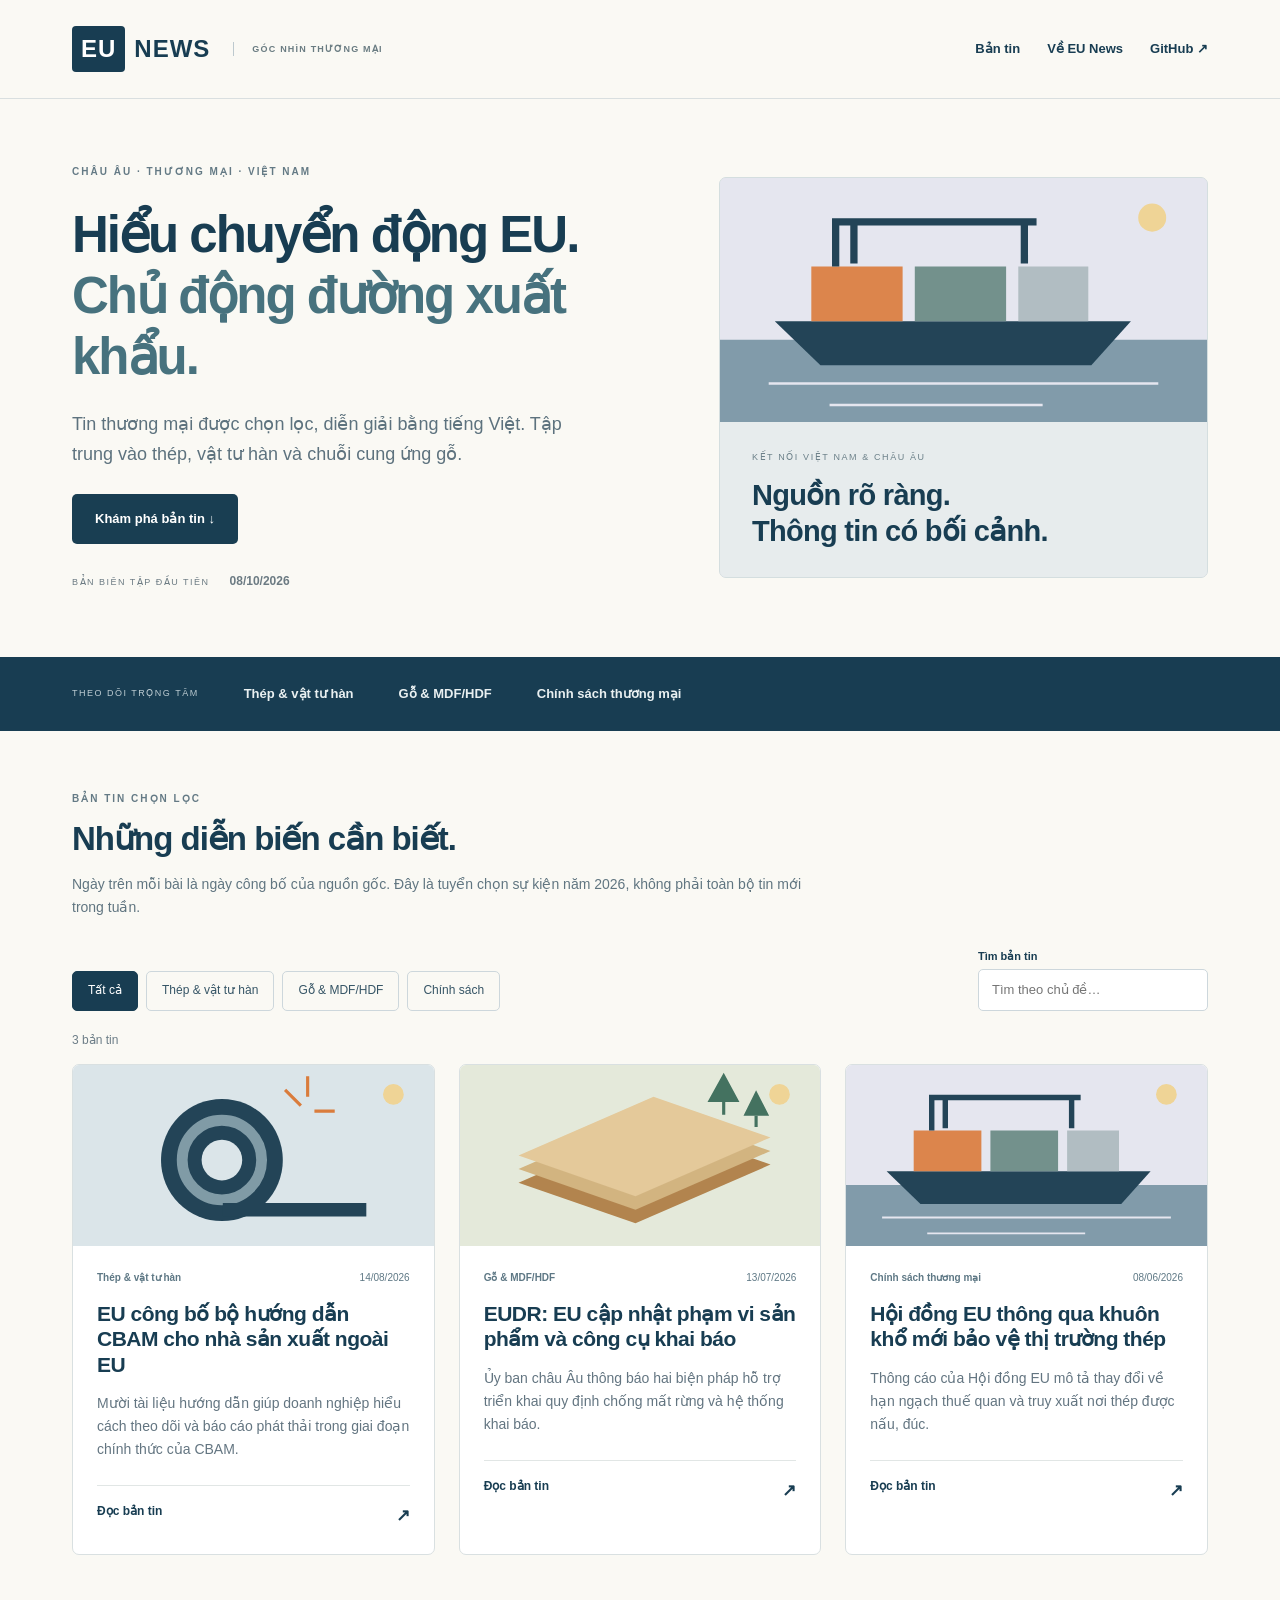
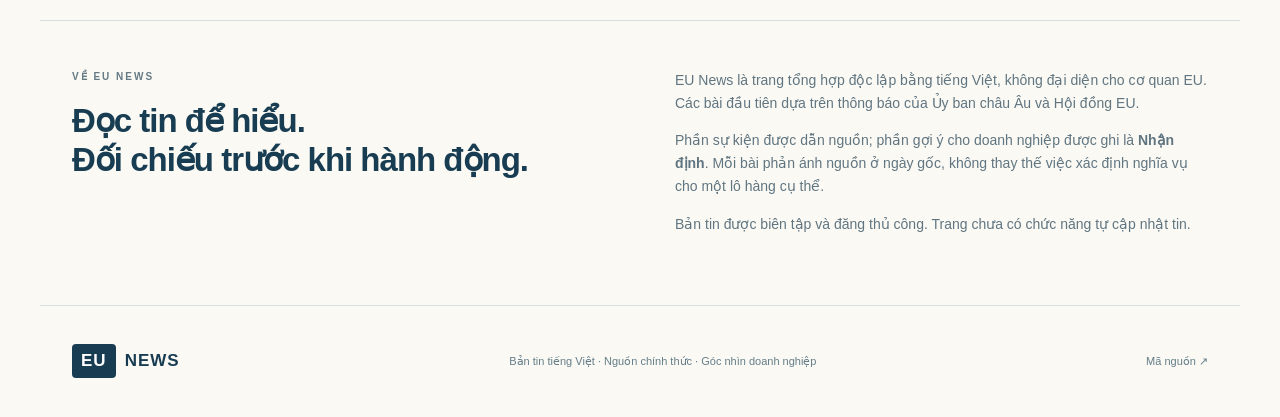
<file: docs/index.html>
<!doctype html><html lang="vi"><head><meta charset="utf-8"><meta name="viewport" content="width=device-width,initial-scale=1"><title>EU News — Tin thương mại châu Âu cho doanh nghiệp Việt</title><meta name="description" content="Bản tin tiếng Việt về chính sách thép, CBAM và EUDR. Thông tin từ nguồn chính thức, có ngày gốc và góc nhìn cho doanh nghiệp xuất khẩu Việt Nam."><link rel="canonical" href="https://chjoseph315-dot.github.io/EU-news/"><meta property="og:type" content="website"><meta property="og:locale" content="vi_VN"><meta property="og:site_name" content="EU News"><meta property="og:title" content="EU News — Tin thương mại châu Âu cho doanh nghiệp Việt"><meta property="og:description" content="Bản tin tiếng Việt về chính sách thép, CBAM và EUDR. Thông tin từ nguồn chính thức, có ngày gốc và góc nhìn cho doanh nghiệp xuất khẩu Việt Nam."><meta property="og:url" content="https://chjoseph315-dot.github.io/EU-news/"><meta property="og:image" content="https://chjoseph315-dot.github.io/EU-news/assets/social-card.png"><meta property="og:image:width" content="1200"><meta property="og:image:height" content="630"><meta property="og:image:alt" content="EU News: tin thương mại châu Âu cho doanh nghiệp Việt Nam"><meta name="twitter:card" content="summary_large_image"><meta name="twitter:title" content="EU News — Tin thương mại châu Âu cho doanh nghiệp Việt"><meta name="twitter:description" content="Bản tin tiếng Việt về chính sách thép, CBAM và EUDR. Thông tin từ nguồn chính thức, có ngày gốc và góc nhìn cho doanh nghiệp xuất khẩu Việt Nam."><meta name="twitter:image" content="https://chjoseph315-dot.github.io/EU-news/assets/social-card.png"><link rel="icon" href="assets/favicon.svg"><link rel="stylesheet" href="style.css"></head><body><header><div class="wrap top"><a class="logo" href="index.html"><span>EU</span> NEWS<i>GÓC NHÌN THƯƠNG MẠI</i></a><nav aria-label="Điều hướng"><a href="index.html#ban-tin">Bản tin</a><a href="index.html#ve-trang">Về EU News</a><a href="https://github.com/chjoseph315-dot/EU-news">GitHub ↗</a></nav></div></header><main><section class="hero wrap"><div><div class="eyebrow">CHÂU ÂU · THƯƠNG MẠI · VIỆT NAM</div><h1>Hiểu chuyển động EU.<br><em>Chủ động đường xuất khẩu.</em></h1><p>Tin thương mại được chọn lọc, diễn giải bằng tiếng Việt. Tập trung vào thép, vật tư hàn và chuỗi cung ứng gỗ.</p><a class="button" href="#ban-tin">Khám phá bản tin ↓</a><div class="edition">BẢN BIÊN TẬP ĐẦU TIÊN <span>08/10/2026</span></div></div><div class="hero-art"><img src="assets/port.svg" width="800" height="400" alt="Minh họa tàu chở hàng tại cảng"><div class="art-caption"><span>KẾT NỐI VIỆT NAM & CHÂU ÂU</span><strong>Nguồn rõ ràng.<br>Thông tin có bối cảnh.</strong></div></div></section><div class="topic-band"><div class="wrap"><span>THEO DÕI TRỌNG TÂM</span><b>Thép & vật tư hàn</b><b>Gỗ & MDF/HDF</b><b>Chính sách thương mại</b></div></div><section class="wrap news" id="ban-tin"><div class="section-head"><div class="eyebrow">BẢN TIN CHỌN LỌC</div><h2>Những diễn biến cần biết.</h2><p>Ngày trên mỗi bài là ngày công bố của nguồn gốc. Đây là tuyển chọn sự kiện năm 2026, không phải toàn bộ tin mới trong tuần.</p></div><div class="toolbar"><div class="filters" role="group" aria-label="Lọc chuyên mục"><button class="active" aria-pressed="true" data-filter="all">Tất cả</button><button aria-pressed="false" data-filter="Thép & vật tư hàn">Thép & vật tư hàn</button><button aria-pressed="false" data-filter="Gỗ & MDF/HDF">Gỗ & MDF/HDF</button><button aria-pressed="false" data-filter="Chính sách thương mại">Chính sách</button></div><label class="search"><span>Tìm bản tin</span><input id="search" type="search" placeholder="Tìm theo chủ đề…"></label></div><p id="results" role="status" aria-live="polite">3 bản tin</p><div class="cards"><article class="news-card" data-category="Thép & vật tư hàn" data-search="eu công bố bộ hướng dẫn cbam cho nhà sản xuất ngoài eu mười tài liệu hướng dẫn giúp doanh nghiệp hiểu cách theo dõi và báo cáo phát thải trong giai đoạn chính thức của cbam. thép &amp; vật tư hàn"><a class="image-link" href="cbam.html" aria-label="Đọc bài: EU công bố bộ hướng dẫn CBAM cho nhà sản xuất ngoài EU"><img src="assets/steel.svg" alt="Minh họa cuộn dây thép" width="800" height="400"></a><div class="card-body"><div class="card-meta"><span>Thép & vật tư hàn</span><time>14/08/2026</time></div><h3><a href="cbam.html">EU công bố bộ hướng dẫn CBAM cho nhà sản xuất ngoài EU</a></h3><p>Mười tài liệu hướng dẫn giúp doanh nghiệp hiểu cách theo dõi và báo cáo phát thải trong giai đoạn chính thức của CBAM.</p><a class="read" href="cbam.html">Đọc bản tin <span>↗</span></a></div></article><article class="news-card" data-category="Gỗ & MDF/HDF" data-search="eudr: eu cập nhật phạm vi sản phẩm và công cụ khai báo ủy ban châu âu thông báo hai biện pháp hỗ trợ triển khai quy định chống mất rừng và hệ thống khai báo. gỗ &amp; mdf/hdf"><a class="image-link" href="eudr.html" aria-label="Đọc bài: EUDR: EU cập nhật phạm vi sản phẩm và công cụ khai báo"><img src="assets/wood.svg" alt="Minh họa các lớp ván gỗ" width="800" height="400"></a><div class="card-body"><div class="card-meta"><span>Gỗ & MDF/HDF</span><time>13/07/2026</time></div><h3><a href="eudr.html">EUDR: EU cập nhật phạm vi sản phẩm và công cụ khai báo</a></h3><p>Ủy ban châu Âu thông báo hai biện pháp hỗ trợ triển khai quy định chống mất rừng và hệ thống khai báo.</p><a class="read" href="eudr.html">Đọc bản tin <span>↗</span></a></div></article><article class="news-card" data-category="Chính sách thương mại" data-search="hội đồng eu thông qua khuôn khổ mới bảo vệ thị trường thép thông cáo của hội đồng eu mô tả thay đổi về hạn ngạch thuế quan và truy xuất nơi thép được nấu, đúc. chính sách thương mại"><a class="image-link" href="steel-policy.html" aria-label="Đọc bài: Hội đồng EU thông qua khuôn khổ mới bảo vệ thị trường thép"><img src="assets/port.svg" alt="Minh họa tàu hàng và cảng biển" width="800" height="400"></a><div class="card-body"><div class="card-meta"><span>Chính sách thương mại</span><time>08/06/2026</time></div><h3><a href="steel-policy.html">Hội đồng EU thông qua khuôn khổ mới bảo vệ thị trường thép</a></h3><p>Thông cáo của Hội đồng EU mô tả thay đổi về hạn ngạch thuế quan và truy xuất nơi thép được nấu, đúc.</p><a class="read" href="steel-policy.html">Đọc bản tin <span>↗</span></a></div></article></div><p id="empty" hidden>Chưa có bản tin phù hợp. Hãy thử từ khóa khác hoặc chọn Tất cả.</p></section><section class="wrap about" id="ve-trang"><div><div class="eyebrow">VỀ EU NEWS</div><h2>Đọc tin để hiểu.<br>Đối chiếu trước khi hành động.</h2></div><div><p>EU News là trang tổng hợp độc lập bằng tiếng Việt, không đại diện cho cơ quan EU. Các bài đầu tiên dựa trên thông báo của Ủy ban châu Âu và Hội đồng EU.</p><p>Phần sự kiện được dẫn nguồn; phần gợi ý cho doanh nghiệp được ghi là <strong>Nhận định</strong>. Mỗi bài phản ánh nguồn ở ngày gốc, không thay thế việc xác định nghĩa vụ cho một lô hàng cụ thể.</p><p>Bản tin được biên tập và đăng thủ công. Trang chưa có chức năng tự cập nhật tin.</p></div></section></main><script src="app.js"></script><footer class="wrap"><a class="logo" href="index.html"><span>EU</span> NEWS</a><p>Bản tin tiếng Việt · Nguồn chính thức · Góc nhìn doanh nghiệp</p><a href="https://github.com/chjoseph315-dot/EU-news">Mã nguồn ↗</a></footer></body></html>
</file>
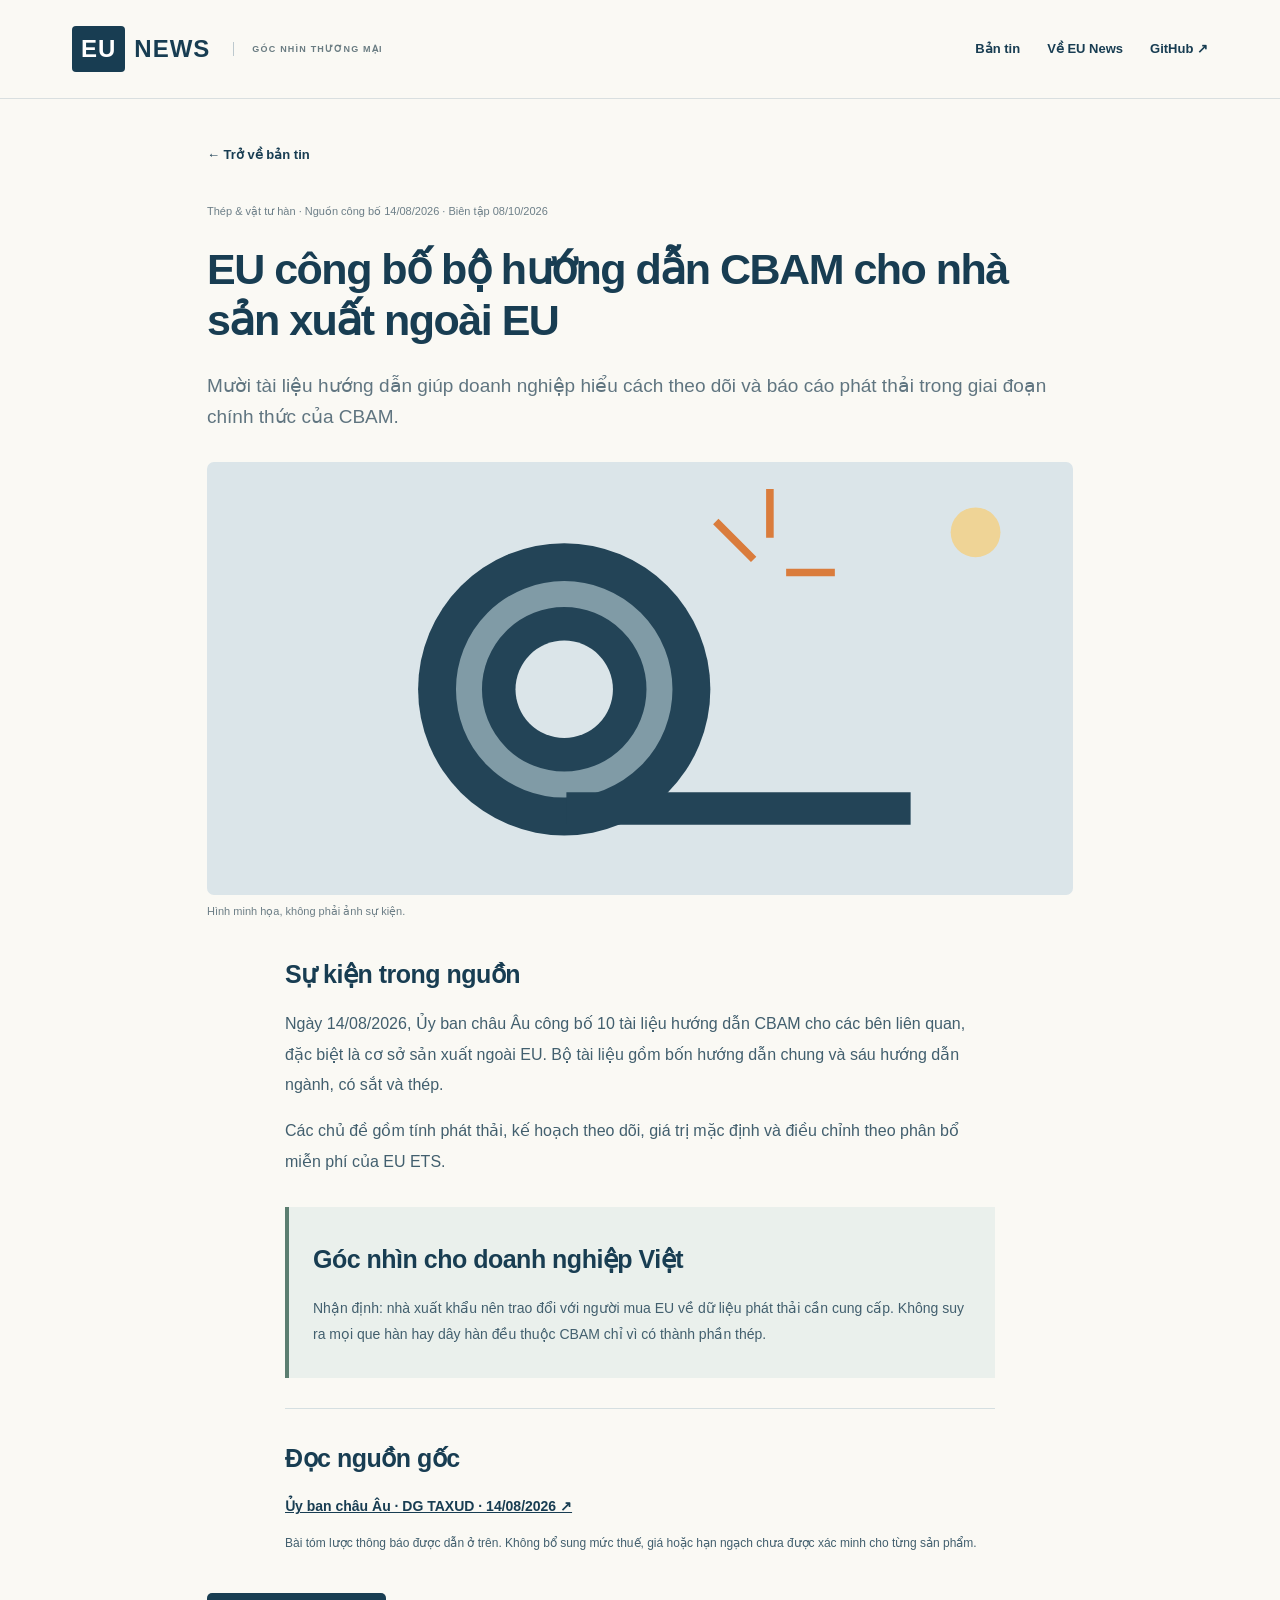
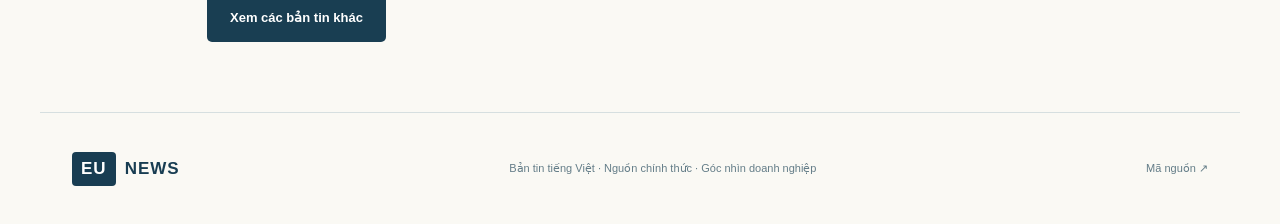
<file: docs/cbam.html>
<!doctype html><html lang="vi"><head><meta charset="utf-8"><meta name="viewport" content="width=device-width,initial-scale=1"><title>EU công bố bộ hướng dẫn CBAM cho nhà sản xuất ngoài EU | EU News</title><meta name="description" content="Mười tài liệu hướng dẫn giúp doanh nghiệp hiểu cách theo dõi và báo cáo phát thải trong giai đoạn chính thức của CBAM."><link rel="canonical" href="https://chjoseph315-dot.github.io/EU-news/cbam.html"><meta property="og:type" content="article"><meta property="og:locale" content="vi_VN"><meta property="og:site_name" content="EU News"><meta property="og:title" content="EU công bố bộ hướng dẫn CBAM cho nhà sản xuất ngoài EU | EU News"><meta property="og:description" content="Mười tài liệu hướng dẫn giúp doanh nghiệp hiểu cách theo dõi và báo cáo phát thải trong giai đoạn chính thức của CBAM."><meta property="og:url" content="https://chjoseph315-dot.github.io/EU-news/cbam.html"><meta property="og:image" content="https://chjoseph315-dot.github.io/EU-news/assets/social-card.png"><meta property="og:image:width" content="1200"><meta property="og:image:height" content="630"><meta property="og:image:alt" content="EU News: tin thương mại châu Âu cho doanh nghiệp Việt Nam"><meta name="twitter:card" content="summary_large_image"><meta name="twitter:title" content="EU công bố bộ hướng dẫn CBAM cho nhà sản xuất ngoài EU | EU News"><meta name="twitter:description" content="Mười tài liệu hướng dẫn giúp doanh nghiệp hiểu cách theo dõi và báo cáo phát thải trong giai đoạn chính thức của CBAM."><meta name="twitter:image" content="https://chjoseph315-dot.github.io/EU-news/assets/social-card.png"><link rel="icon" href="assets/favicon.svg"><link rel="stylesheet" href="style.css"></head><body><header><div class="wrap top"><a class="logo" href="index.html"><span>EU</span> NEWS<i>GÓC NHÌN THƯƠNG MẠI</i></a><nav aria-label="Điều hướng"><a href="index.html#ban-tin">Bản tin</a><a href="index.html#ve-trang">Về EU News</a><a href="https://github.com/chjoseph315-dot/EU-news">GitHub ↗</a></nav></div></header><main class="article wrap"><a class="back" href="index.html#ban-tin">← Trở về bản tin</a><div class="article-meta">Thép & vật tư hàn · Nguồn công bố 14/08/2026 · Biên tập 08/10/2026</div><h1>EU công bố bộ hướng dẫn CBAM cho nhà sản xuất ngoài EU</h1><p class="standfirst">Mười tài liệu hướng dẫn giúp doanh nghiệp hiểu cách theo dõi và báo cáo phát thải trong giai đoạn chính thức của CBAM.</p><img class="article-image" src="assets/steel.svg" alt="Hình minh họa chủ đề Thép & vật tư hàn" width="800" height="400"><p class="image-caption">Hình minh họa, không phải ảnh sự kiện.</p><div class="article-body"><h2>Sự kiện trong nguồn</h2><p>Ngày 14/08/2026, Ủy ban châu Âu công bố 10 tài liệu hướng dẫn CBAM cho các bên liên quan, đặc biệt là cơ sở sản xuất ngoài EU. Bộ tài liệu gồm bốn hướng dẫn chung và sáu hướng dẫn ngành, có sắt và thép.</p><p>Các chủ đề gồm tính phát thải, kế hoạch theo dõi, giá trị mặc định và điều chỉnh theo phân bổ miễn phí của EU ETS.</p><aside><h2>Góc nhìn cho doanh nghiệp Việt</h2><p>Nhận định: nhà xuất khẩu nên trao đổi với người mua EU về dữ liệu phát thải cần cung cấp. Không suy ra mọi que hàn hay dây hàn đều thuộc CBAM chỉ vì có thành phần thép.</p></aside><div class="source"><h2>Đọc nguồn gốc</h2><a href="https://taxation-customs.ec.europa.eu/news/european-commission-publishes-series-guidance-documents-support-cbam-implementation-definitive-2026-08-14_en">Ủy ban châu Âu · DG TAXUD · 14/08/2026 ↗</a><p>Bài tóm lược thông báo được dẫn ở trên. Không bổ sung mức thuế, giá hoặc hạn ngạch chưa được xác minh cho từng sản phẩm.</p></div></div><a class="button" href="index.html#ban-tin">Xem các bản tin khác</a></main><footer class="wrap"><a class="logo" href="index.html"><span>EU</span> NEWS</a><p>Bản tin tiếng Việt · Nguồn chính thức · Góc nhìn doanh nghiệp</p><a href="https://github.com/chjoseph315-dot/EU-news">Mã nguồn ↗</a></footer></body></html>
</file>
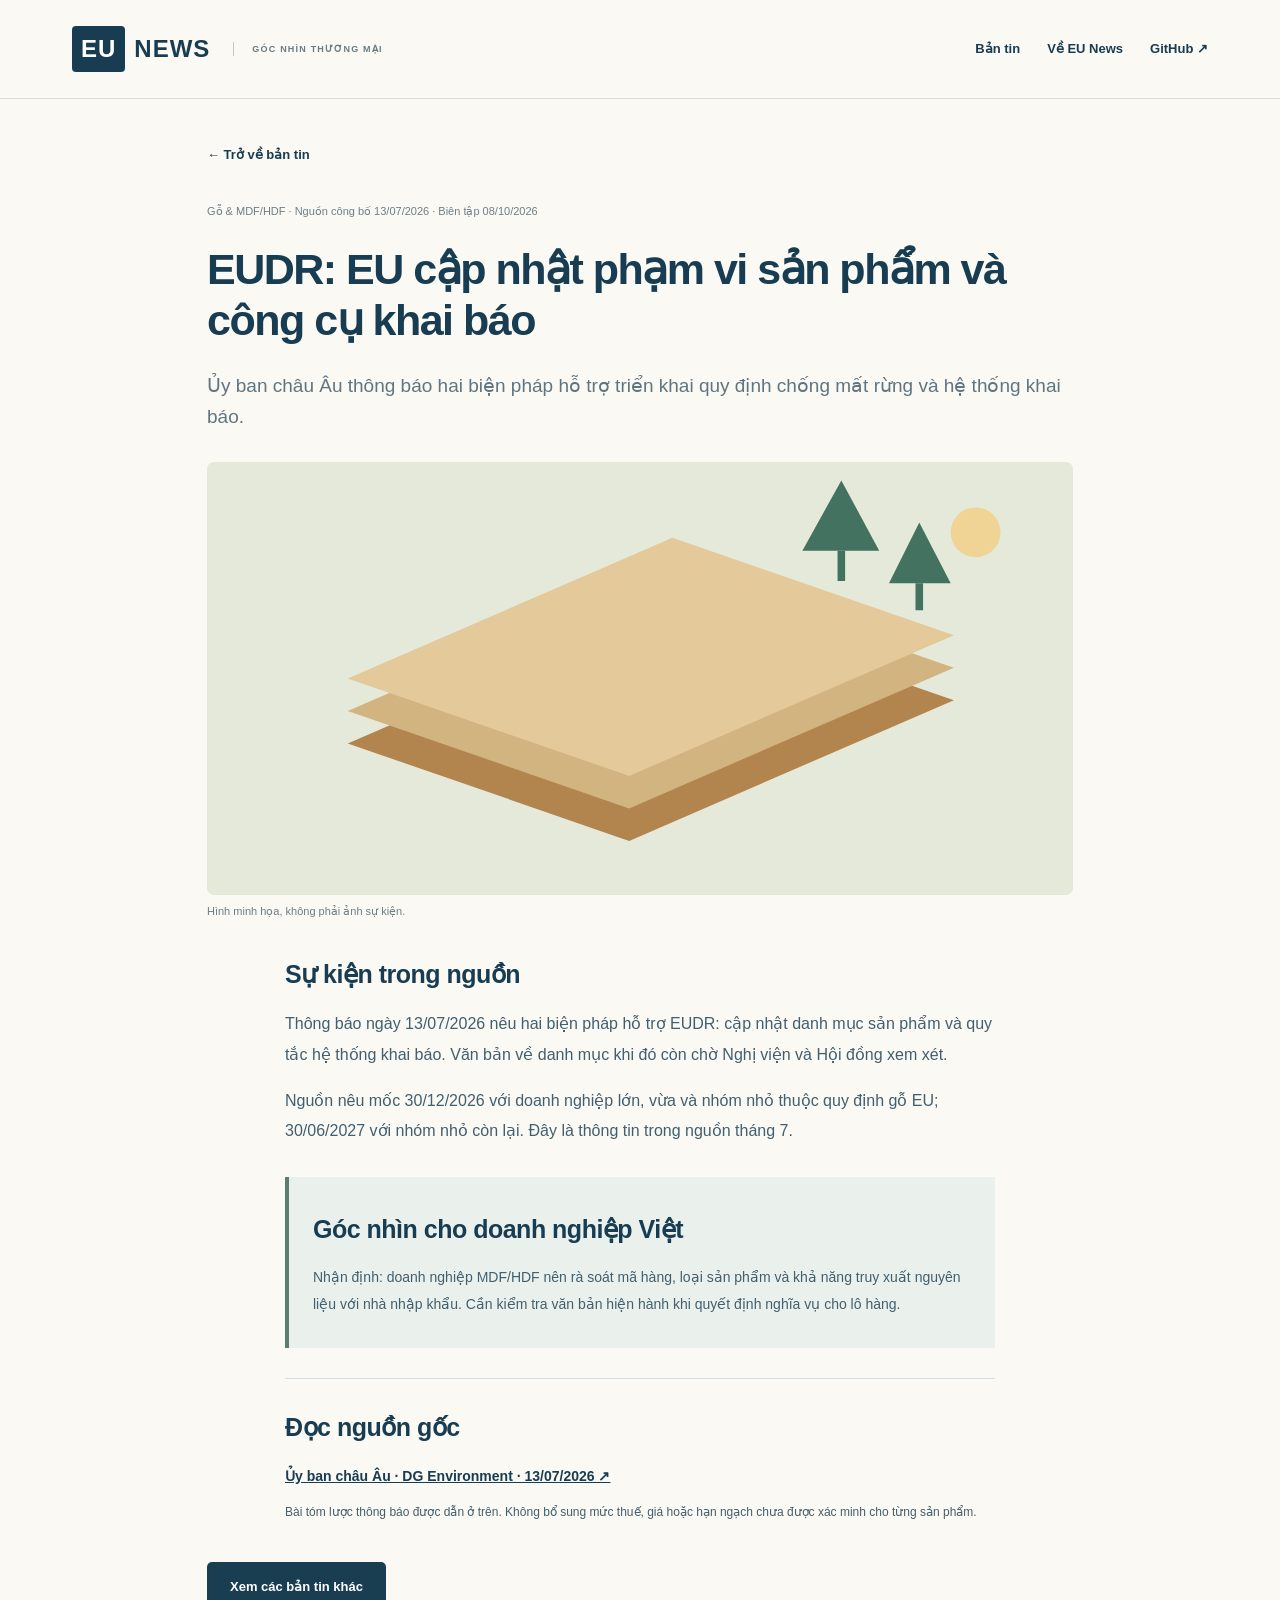
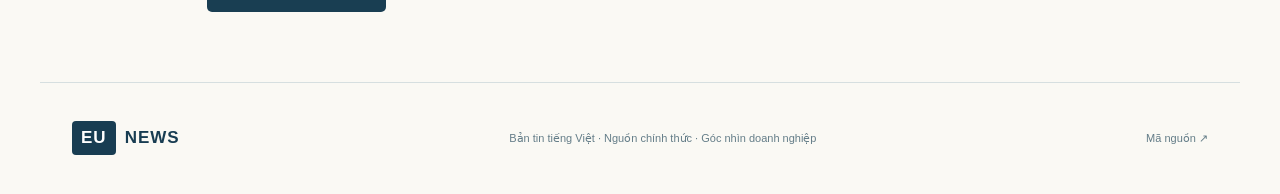
<file: docs/eudr.html>
<!doctype html><html lang="vi"><head><meta charset="utf-8"><meta name="viewport" content="width=device-width,initial-scale=1"><title>EUDR: EU cập nhật phạm vi sản phẩm và công cụ khai báo | EU News</title><meta name="description" content="Ủy ban châu Âu thông báo hai biện pháp hỗ trợ triển khai quy định chống mất rừng và hệ thống khai báo."><link rel="canonical" href="https://chjoseph315-dot.github.io/EU-news/eudr.html"><meta property="og:type" content="article"><meta property="og:locale" content="vi_VN"><meta property="og:site_name" content="EU News"><meta property="og:title" content="EUDR: EU cập nhật phạm vi sản phẩm và công cụ khai báo | EU News"><meta property="og:description" content="Ủy ban châu Âu thông báo hai biện pháp hỗ trợ triển khai quy định chống mất rừng và hệ thống khai báo."><meta property="og:url" content="https://chjoseph315-dot.github.io/EU-news/eudr.html"><meta property="og:image" content="https://chjoseph315-dot.github.io/EU-news/assets/social-card.png"><meta property="og:image:width" content="1200"><meta property="og:image:height" content="630"><meta property="og:image:alt" content="EU News: tin thương mại châu Âu cho doanh nghiệp Việt Nam"><meta name="twitter:card" content="summary_large_image"><meta name="twitter:title" content="EUDR: EU cập nhật phạm vi sản phẩm và công cụ khai báo | EU News"><meta name="twitter:description" content="Ủy ban châu Âu thông báo hai biện pháp hỗ trợ triển khai quy định chống mất rừng và hệ thống khai báo."><meta name="twitter:image" content="https://chjoseph315-dot.github.io/EU-news/assets/social-card.png"><link rel="icon" href="assets/favicon.svg"><link rel="stylesheet" href="style.css"></head><body><header><div class="wrap top"><a class="logo" href="index.html"><span>EU</span> NEWS<i>GÓC NHÌN THƯƠNG MẠI</i></a><nav aria-label="Điều hướng"><a href="index.html#ban-tin">Bản tin</a><a href="index.html#ve-trang">Về EU News</a><a href="https://github.com/chjoseph315-dot/EU-news">GitHub ↗</a></nav></div></header><main class="article wrap"><a class="back" href="index.html#ban-tin">← Trở về bản tin</a><div class="article-meta">Gỗ & MDF/HDF · Nguồn công bố 13/07/2026 · Biên tập 08/10/2026</div><h1>EUDR: EU cập nhật phạm vi sản phẩm và công cụ khai báo</h1><p class="standfirst">Ủy ban châu Âu thông báo hai biện pháp hỗ trợ triển khai quy định chống mất rừng và hệ thống khai báo.</p><img class="article-image" src="assets/wood.svg" alt="Hình minh họa chủ đề Gỗ & MDF/HDF" width="800" height="400"><p class="image-caption">Hình minh họa, không phải ảnh sự kiện.</p><div class="article-body"><h2>Sự kiện trong nguồn</h2><p>Thông báo ngày 13/07/2026 nêu hai biện pháp hỗ trợ EUDR: cập nhật danh mục sản phẩm và quy tắc hệ thống khai báo. Văn bản về danh mục khi đó còn chờ Nghị viện và Hội đồng xem xét.</p><p>Nguồn nêu mốc 30/12/2026 với doanh nghiệp lớn, vừa và nhóm nhỏ thuộc quy định gỗ EU; 30/06/2027 với nhóm nhỏ còn lại. Đây là thông tin trong nguồn tháng 7.</p><aside><h2>Góc nhìn cho doanh nghiệp Việt</h2><p>Nhận định: doanh nghiệp MDF/HDF nên rà soát mã hàng, loại sản phẩm và khả năng truy xuất nguyên liệu với nhà nhập khẩu. Cần kiểm tra văn bản hiện hành khi quyết định nghĩa vụ cho lô hàng.</p></aside><div class="source"><h2>Đọc nguồn gốc</h2><a href="https://environment.ec.europa.eu/news/commission-updates-product-scope-and-tools-support-eudr-2026-07-13_en">Ủy ban châu Âu · DG Environment · 13/07/2026 ↗</a><p>Bài tóm lược thông báo được dẫn ở trên. Không bổ sung mức thuế, giá hoặc hạn ngạch chưa được xác minh cho từng sản phẩm.</p></div></div><a class="button" href="index.html#ban-tin">Xem các bản tin khác</a></main><footer class="wrap"><a class="logo" href="index.html"><span>EU</span> NEWS</a><p>Bản tin tiếng Việt · Nguồn chính thức · Góc nhìn doanh nghiệp</p><a href="https://github.com/chjoseph315-dot/EU-news">Mã nguồn ↗</a></footer></body></html>
</file>
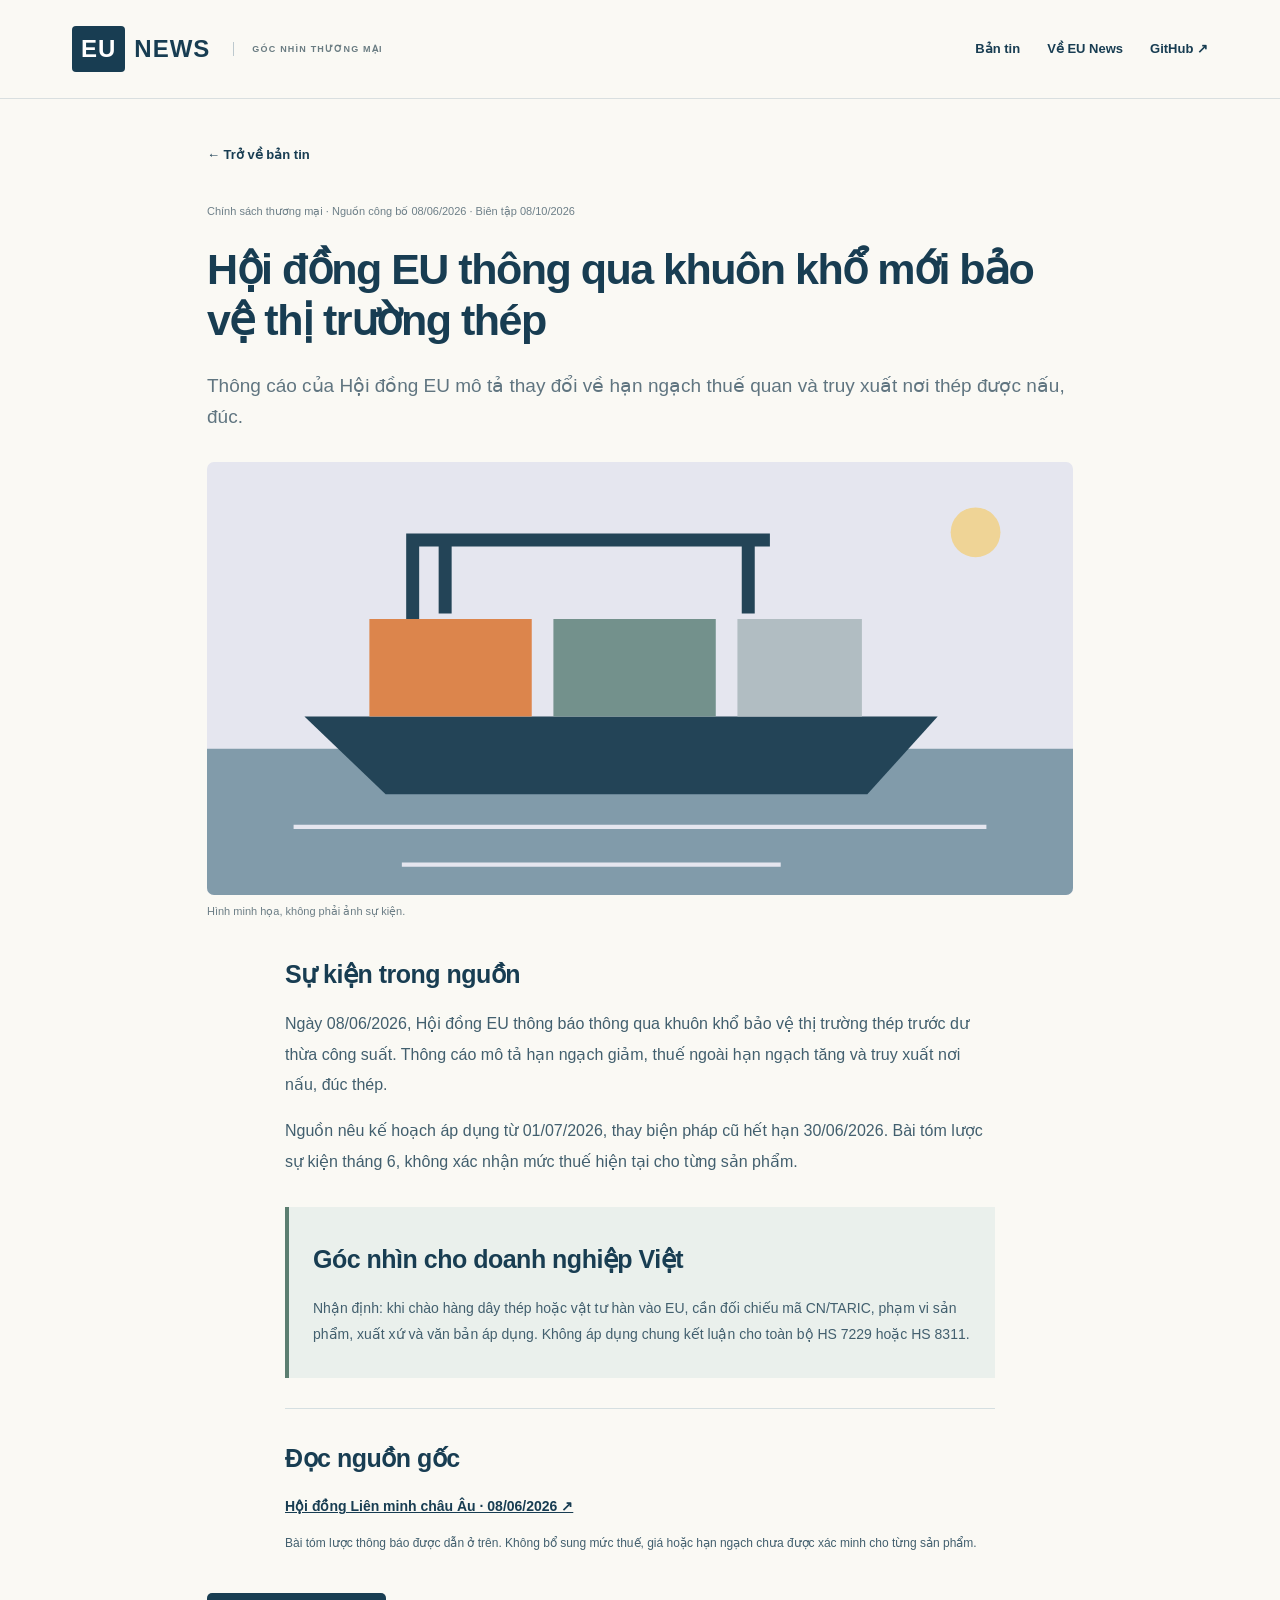
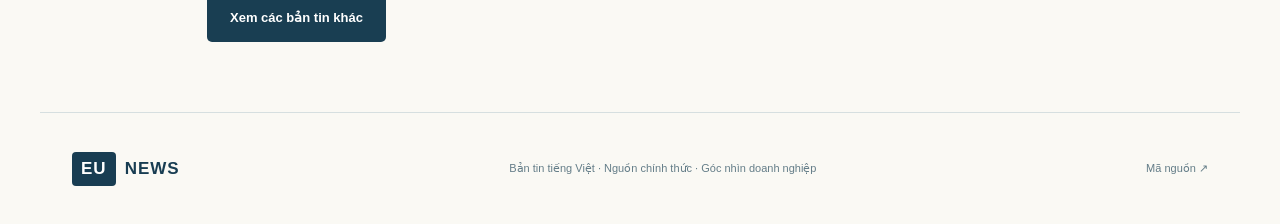
<file: docs/steel-policy.html>
<!doctype html><html lang="vi"><head><meta charset="utf-8"><meta name="viewport" content="width=device-width,initial-scale=1"><title>Hội đồng EU thông qua khuôn khổ mới bảo vệ thị trường thép | EU News</title><meta name="description" content="Thông cáo của Hội đồng EU mô tả thay đổi về hạn ngạch thuế quan và truy xuất nơi thép được nấu, đúc."><link rel="canonical" href="https://chjoseph315-dot.github.io/EU-news/steel-policy.html"><meta property="og:type" content="article"><meta property="og:locale" content="vi_VN"><meta property="og:site_name" content="EU News"><meta property="og:title" content="Hội đồng EU thông qua khuôn khổ mới bảo vệ thị trường thép | EU News"><meta property="og:description" content="Thông cáo của Hội đồng EU mô tả thay đổi về hạn ngạch thuế quan và truy xuất nơi thép được nấu, đúc."><meta property="og:url" content="https://chjoseph315-dot.github.io/EU-news/steel-policy.html"><meta property="og:image" content="https://chjoseph315-dot.github.io/EU-news/assets/social-card.png"><meta property="og:image:width" content="1200"><meta property="og:image:height" content="630"><meta property="og:image:alt" content="EU News: tin thương mại châu Âu cho doanh nghiệp Việt Nam"><meta name="twitter:card" content="summary_large_image"><meta name="twitter:title" content="Hội đồng EU thông qua khuôn khổ mới bảo vệ thị trường thép | EU News"><meta name="twitter:description" content="Thông cáo của Hội đồng EU mô tả thay đổi về hạn ngạch thuế quan và truy xuất nơi thép được nấu, đúc."><meta name="twitter:image" content="https://chjoseph315-dot.github.io/EU-news/assets/social-card.png"><link rel="icon" href="assets/favicon.svg"><link rel="stylesheet" href="style.css"></head><body><header><div class="wrap top"><a class="logo" href="index.html"><span>EU</span> NEWS<i>GÓC NHÌN THƯƠNG MẠI</i></a><nav aria-label="Điều hướng"><a href="index.html#ban-tin">Bản tin</a><a href="index.html#ve-trang">Về EU News</a><a href="https://github.com/chjoseph315-dot/EU-news">GitHub ↗</a></nav></div></header><main class="article wrap"><a class="back" href="index.html#ban-tin">← Trở về bản tin</a><div class="article-meta">Chính sách thương mại · Nguồn công bố 08/06/2026 · Biên tập 08/10/2026</div><h1>Hội đồng EU thông qua khuôn khổ mới bảo vệ thị trường thép</h1><p class="standfirst">Thông cáo của Hội đồng EU mô tả thay đổi về hạn ngạch thuế quan và truy xuất nơi thép được nấu, đúc.</p><img class="article-image" src="assets/port.svg" alt="Hình minh họa chủ đề Chính sách thương mại" width="800" height="400"><p class="image-caption">Hình minh họa, không phải ảnh sự kiện.</p><div class="article-body"><h2>Sự kiện trong nguồn</h2><p>Ngày 08/06/2026, Hội đồng EU thông báo thông qua khuôn khổ bảo vệ thị trường thép trước dư thừa công suất. Thông cáo mô tả hạn ngạch giảm, thuế ngoài hạn ngạch tăng và truy xuất nơi nấu, đúc thép.</p><p>Nguồn nêu kế hoạch áp dụng từ 01/07/2026, thay biện pháp cũ hết hạn 30/06/2026. Bài tóm lược sự kiện tháng 6, không xác nhận mức thuế hiện tại cho từng sản phẩm.</p><aside><h2>Góc nhìn cho doanh nghiệp Việt</h2><p>Nhận định: khi chào hàng dây thép hoặc vật tư hàn vào EU, cần đối chiếu mã CN/TARIC, phạm vi sản phẩm, xuất xứ và văn bản áp dụng. Không áp dụng chung kết luận cho toàn bộ HS 7229 hoặc HS 8311.</p></aside><div class="source"><h2>Đọc nguồn gốc</h2><a href="https://www.consilium.europa.eu/en/press/press-releases/2026/06/08/steel-overcapacity-council-greenlights-new-rules-to-protect-the-eu-steel-market-from-global-overcapacity/">Hội đồng Liên minh châu Âu · 08/06/2026 ↗</a><p>Bài tóm lược thông báo được dẫn ở trên. Không bổ sung mức thuế, giá hoặc hạn ngạch chưa được xác minh cho từng sản phẩm.</p></div></div><a class="button" href="index.html#ban-tin">Xem các bản tin khác</a></main><footer class="wrap"><a class="logo" href="index.html"><span>EU</span> NEWS</a><p>Bản tin tiếng Việt · Nguồn chính thức · Góc nhìn doanh nghiệp</p><a href="https://github.com/chjoseph315-dot/EU-news">Mã nguồn ↗</a></footer></body></html>
</file>
<file: docs/style.css>
*{box-sizing:border-box}html{scroll-behavior:smooth;scroll-padding-top:20px}body{margin:0;background:#faf9f4;color:#183d52;font:16px/1.65 'Segoe UI',Arial,sans-serif}a{color:inherit;text-decoration:none}a:hover{text-decoration:underline}button,input{font:inherit}button{cursor:pointer}:focus-visible{outline:3px solid #be5b20;outline-offset:4px}.wrap{max-width:1200px;margin:auto;padding:0 32px}header{border-bottom:1px solid #d9dfe0}.top{min-height:98px;display:flex;justify-content:space-between;align-items:center;gap:20px}.logo{display:flex;gap:9px;align-items:center;font-size:24px;letter-spacing:1px;font-weight:800;white-space:nowrap}.logo span{background:#183d52;color:#fff;padding:3px 9px;border-radius:4px}.logo i{font-size:9px;font-style:normal;color:#6a7c82;letter-spacing:1.2px;margin-left:14px;border-left:1px solid #bdc9ce;padding-left:18px}nav{display:flex;gap:27px;font-size:13px;font-weight:600}.hero{display:grid;grid-template-columns:1.2fr 1fr;gap:60px;padding-top:65px;padding-bottom:65px;align-items:center}.eyebrow{font-size:10px;letter-spacing:2px;font-weight:750;color:#647a85}h1,h2,h3{line-height:1.2}h1{font-size:51px;letter-spacing:-2px;margin:23px 0}h1 em{font-style:normal;color:#47727e}.hero p{font-size:18px;color:#5d727e;max-width:530px;margin:0 0 25px}.button{background:#193e52;color:#fff;padding:14px 23px;font-size:13px;font-weight:650;border-radius:5px;display:inline-block}.button:hover{background:#2e5869;text-decoration:none}.edition{margin-top:28px;font-size:9px;letter-spacing:1.5px;color:#6c7b83}.edition span{display:inline-block;margin-left:16px;font-size:12px;letter-spacing:0;font-weight:600}.hero-art{border:1px solid #d4dedf;border-radius:7px;overflow:hidden;background:#e5e6ef}.hero-art img{width:100%;height:auto;display:block}.art-caption{padding:28px 32px;background:#e7eced}.art-caption span{display:block;font-size:9px;letter-spacing:1.6px;color:#6c8089}.art-caption strong{display:block;font-size:29px;line-height:1.25;letter-spacing:-.7px;margin-top:12px}.topic-band{background:#183d52;color:#e9f0f1}.topic-band .wrap{display:flex;gap:45px;align-items:center;min-height:74px}.topic-band span{font-size:9px;letter-spacing:1.5px;color:#becdd3}.topic-band b{font-size:13px;font-weight:600}.news{padding-top:60px;padding-bottom:65px}.section-head h2{font-size:33px;letter-spacing:-1px;margin:12px 0}.section-head p{font-size:14px;color:#607580;max-width:730px}.toolbar{display:flex;justify-content:space-between;align-items:end;gap:20px;margin-top:28px}.filters{display:flex;flex-wrap:wrap;gap:8px}.filters button{padding:9px 15px;border:1px solid #cdd7dc;background:transparent;border-radius:5px;font-size:12px;color:#365566}.filters button.active{background:#183d52;color:white;border-color:#183d52}.search span{display:block;font-size:11px;font-weight:600;margin-bottom:4px}.search input{width:230px;border:1px solid #cdd7dc;border-radius:5px;background:#fff;padding:9px 13px;font-size:13px;color:#183d52}#results{font-size:12px;color:#6c7d87;margin:20px 0 14px}.cards{display:grid;grid-template-columns:repeat(3,1fr);gap:24px}.news-card{background:#fff;border:1px solid #d9e0e1;border-radius:7px;overflow:hidden}.news-card[hidden]{display:none}.image-link{display:block;overflow:hidden}.image-link img{display:block;width:100%;height:auto}.card-body{padding:24px}.card-meta{font-size:10px;display:flex;justify-content:space-between;gap:8px;color:#5e7885}.card-meta span{font-weight:650}h3{font-size:21px;letter-spacing:-.5px;margin:15px 0}.card-body p{font-size:14px;color:#637581}.read{font-size:12px;font-weight:700;display:flex;justify-content:space-between;margin-top:24px;padding-top:16px;border-top:1px solid #e1e6e5}.read span{font-size:17px}.about{border-top:1px solid #d6dfe0;display:grid;grid-template-columns:1fr 1fr;gap:70px;padding-top:48px;padding-bottom:55px}.about h2{font-size:33px;letter-spacing:-1px;margin:15px 0}.about p{font-size:14px;color:#607580;margin-top:0}footer{border-top:1px solid #d6dfe0;display:flex;align-items:center;justify-content:space-between;gap:25px;min-height:112px}footer .logo{font-size:17px}footer p,footer>a:last-child{font-size:11px;color:#647d88}.article{max-width:930px;padding-top:42px;padding-bottom:70px}.back{font-size:13px;font-weight:600}.article-meta{font-size:11px;color:#6d7f88;margin-top:35px}.article h1{font-size:43px;letter-spacing:-1.5px}.standfirst{font-size:19px;color:#607580}.article-image{width:100%;height:auto;display:block;border-radius:7px;margin-top:30px}.image-caption{font-size:11px;color:#6c7e86;margin-top:7px}.article-body{max-width:710px;margin:38px auto}.article-body h2{font-size:25px;letter-spacing:-.5px}.article-body p{color:#425f6e;line-height:1.9}aside{background:#eaf0ec;border-left:4px solid #5b7e70;padding:16px 24px;margin:30px 0}aside p{font-size:14px}.source{border-top:1px solid #d5dfe1;padding-top:13px}.source a{font-weight:650;text-decoration:underline;font-size:14px;overflow-wrap:anywhere}.source p{font-size:12px}@media(max-width:850px){.wrap{padding-left:22px;padding-right:22px}.top{min-height:82px}.logo{font-size:20px}.logo i{display:none}nav{gap:16px;font-size:12px}nav a:last-child{display:none}.hero{grid-template-columns:1fr;padding-top:42px;padding-bottom:42px;gap:30px}h1{font-size:40px;letter-spacing:-1.5px}.hero p{font-size:16px}.hero-art{max-width:510px;width:100%}.art-caption{padding:22px}.art-caption strong{font-size:25px}.topic-band .wrap{flex-wrap:wrap;gap:10px 25px;padding-top:20px;padding-bottom:20px}.topic-band span{width:100%}.topic-band b{font-size:11px}.news{padding-top:40px;padding-bottom:45px}.section-head h2{font-size:28px}.toolbar{display:block}.search{display:block;margin-top:20px}.search input{width:100%}.cards{grid-template-columns:1fr;gap:21px}.card-body{padding:23px}.card-meta{font-size:11px}.about{grid-template-columns:1fr;gap:17px;padding-top:35px;padding-bottom:35px}.about h2{font-size:28px}footer{align-items:start;flex-direction:column;gap:8px;padding-top:25px;padding-bottom:25px}footer p{margin:0}.article h1{font-size:33px}.article-meta{font-size:10px}.standfirst{font-size:17px}.article-body{margin:25px auto}.article-body h2{font-size:23px}aside{padding:14px 18px}}@media(prefers-reduced-motion:reduce){html{scroll-behavior:auto}}
</file>
